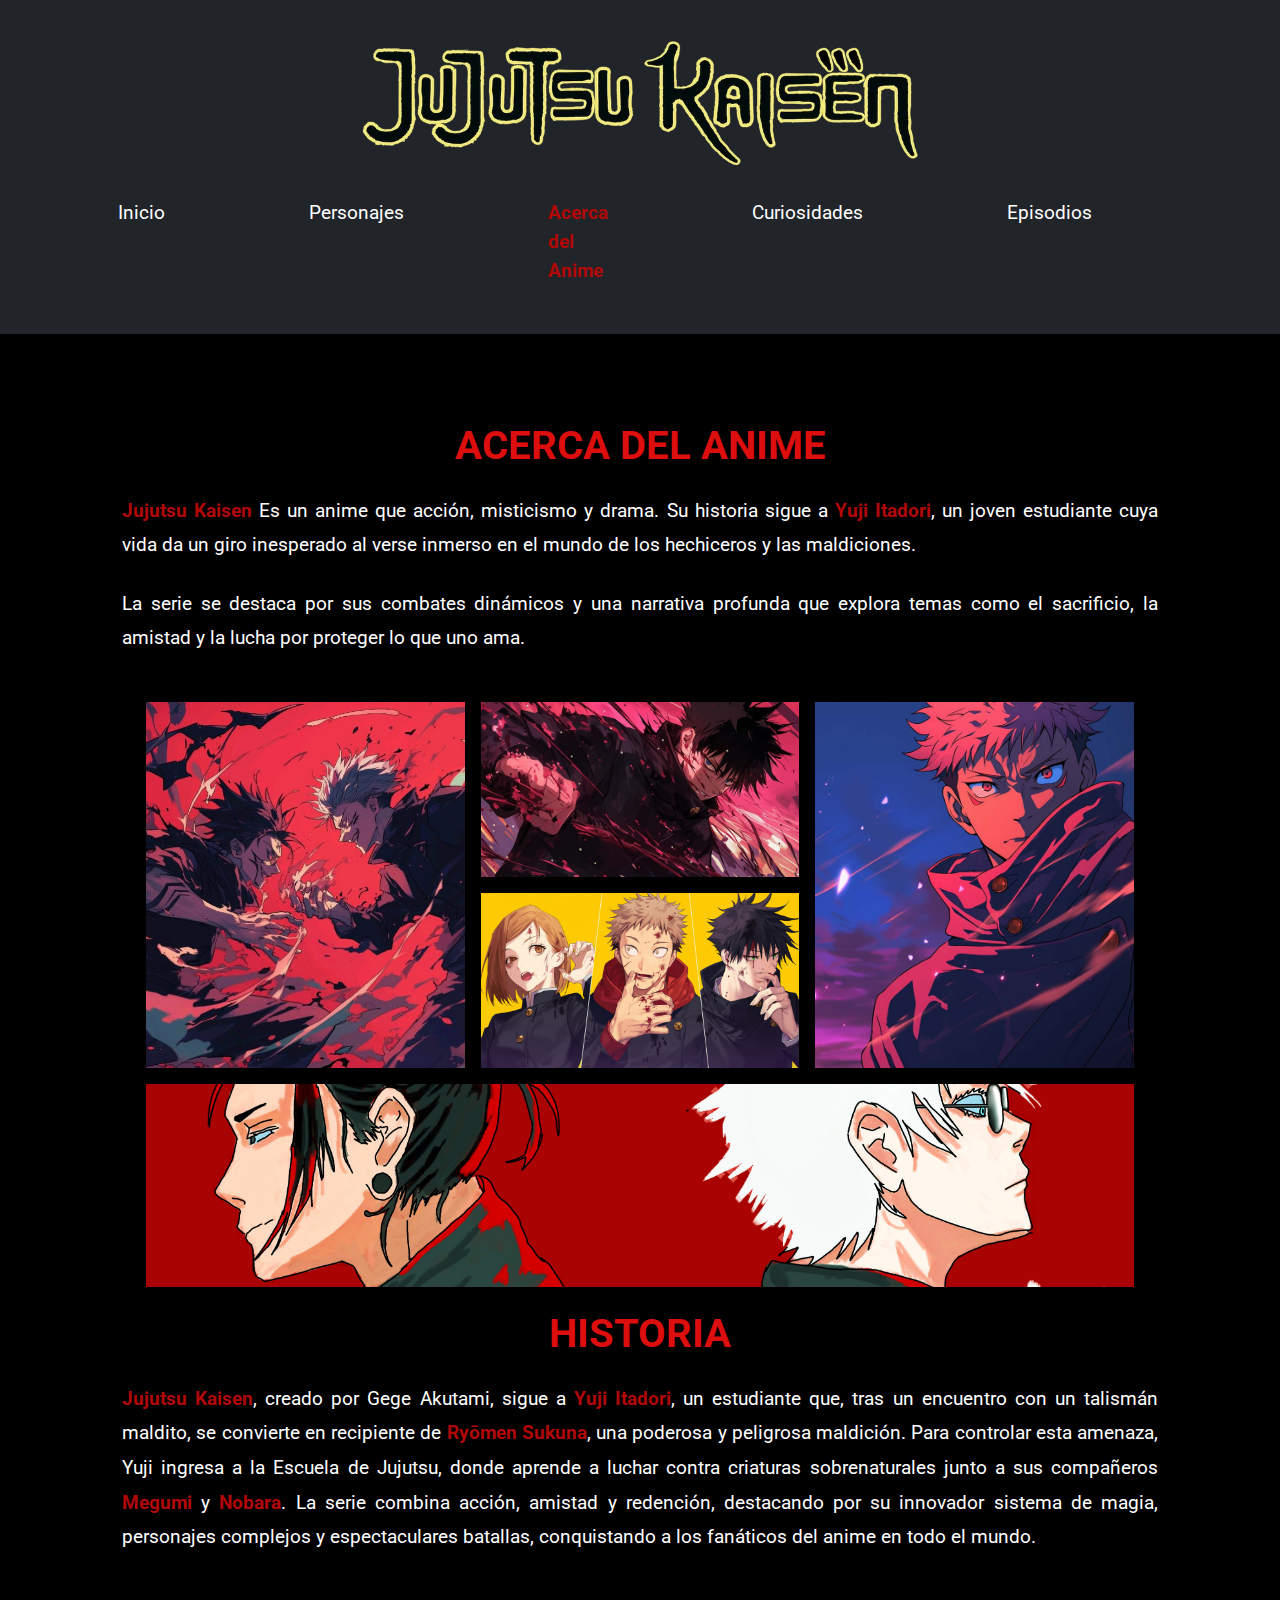
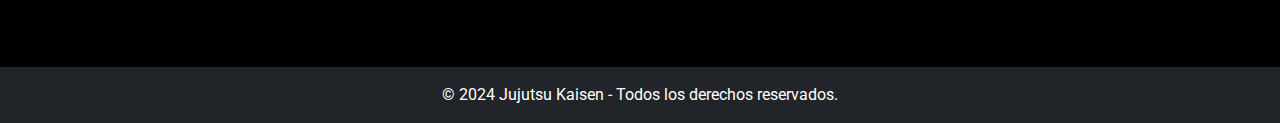
<file: pages/acerca-del-anime.html>
<!DOCTYPE html>
<html lang="es">
<head>
    <meta charset="UTF-8">
    <meta name="viewport" content="width=device-width, initial-scale=1.0">
    <meta name="description" content="Acerca del anime Jujutsu Kaisen">
    <title>Acerca del Anime - Jujutsu Kaisen</title>
    <link href="https://cdn.jsdelivr.net/npm/bootstrap@5.3.3/dist/css/bootstrap.min.css" rel="stylesheet" integrity="sha384-QWTKZyjpPEjISv5WaRU9OFeRpok6YctnYmDr5pNlyT2bRjXh0JMhjY6hW+ALEwIH" crossorigin="anonymous">
    <link rel="stylesheet" href="../css/estilos.css">
    <link href="https://fonts.googleapis.com/css2?family=Roboto:wght@400;700&display=swap" rel="stylesheet">

</head>
<body>
    <header class="bg-dark text-white py-3">
        <div class="container">
            <h1>
                <img class="text-center1" src="../img/logo.webp" alt="logo">
            </h1>
            <nav class="navbar navbar-expand-lg navbar-dark">
                <div class="container-fluid">
                    <button class="navbar-toggler" type="button" data-bs-toggle="collapse" data-bs-target="#navbarNav" aria-controls="navbarNav" aria-expanded="false" aria-label="Toggle navigation">
                        <span class="navbar-toggler-icon"></span>
                    </button>
                    <div class="collapse navbar-collapse" id="navbarNav">
                        <ul class="navbar-nav ms-auto">
                            <li class="nav-item"><a class="nav-link" href="../index.html">Inicio</a></li>
                            <li class="nav-item"><a class="nav-link" href="personajes.html">Personajes</a></li>
                            <li class="nav-item"><a class="nav-link active" href="acerca-del-anime.html">Acerca del Anime</a></li>
                            <li class="nav-item"><a class="nav-link" href="curiosidades.html">Curiosidades</a></li>
                            <li class="nav-item"><a class="nav-link" href="episodios.html">Episodios</a></li>
                        </ul>
                    </div>
                </div>
            </nav>
        </div>
    </header>

    <main class="container my-5">
        
        <section class="texto-acerca mt-5 ">
            <h2 class="text-center">Acerca del Anime</h2>
            <div class="texto-contenido">
                <p>
                    <strong>Jujutsu Kaisen</strong> Es un anime que  acción, misticismo y drama. Su historia sigue a <strong>Yuji Itadori</strong>, un joven estudiante cuya vida da un giro inesperado al verse inmerso en el mundo de los hechiceros y las maldiciones.
                </p>
                <p>
                    La serie se destaca por sus combates dinámicos y una narrativa profunda que explora temas como el sacrificio, la amistad y la lucha por proteger lo que uno ama.
                </p>

                <main class="grid-2">
                    <div class="img-uno">
                        <img src="../img/acerca-imgs/grid1.jpg" alt="Imagen 1">
                    </div>
                    <div class="img-dos">
                        <img src="../img/acerca-imgs/grid2.jpg" alt="Imagen 2">
                    </div>
                    <div class="img-tres">
                        <img src="../img/acerca-imgs/grid4.jpg" alt="Imagen 3">
                    </div>
                    <div class="img-cuatro">
                        <img src="../img/acerca-imgs/grid3.jpg" alt="Imagen 4">
                    </div>
                    <div class="img-cinco">
                        <img src="../img/acerca-imgs/grid5.jpg" alt="Imagen 5">
                    </div>
                </main>
            
                <h2 class="text-center">Historia</h2>

                <p>
                    <strong>Jujutsu Kaisen</strong>, creado por Gege Akutami, sigue a <strong>Yuji Itadori</strong>, un estudiante que, tras un encuentro con un talismán maldito, se convierte en recipiente de <strong>Ryōmen Sukuna</strong>, una poderosa y peligrosa maldición. Para controlar esta amenaza, Yuji ingresa a la Escuela de Jujutsu, donde aprende a luchar contra criaturas sobrenaturales junto a sus compañeros <strong>Megumi</strong> y <strong>Nobara</strong>. La serie combina acción, amistad y redención, destacando por su innovador sistema de magia, personajes complejos y espectaculares batallas, conquistando a los fanáticos del anime en todo el mundo.
                </p>

            </div>
        </section>
    </main>
    
    

    <footer class="bg-dark text-white text-center py-3">
        <p>&copy; 2024 Jujutsu Kaisen - Todos los derechos reservados.</p>
    </footer>

    <script src="https://cdn.jsdelivr.net/npm/bootstrap@5.3.3/dist/js/bootstrap.bundle.min.js" integrity="sha384-YvpcrYf0tY3lHB60NNkmXc5s9fDVZLESaAA55NDzOxhy9GkcIdslK1eN7N6jIeHz" crossorigin="anonymous"></script>
</body>
</html>
</file>
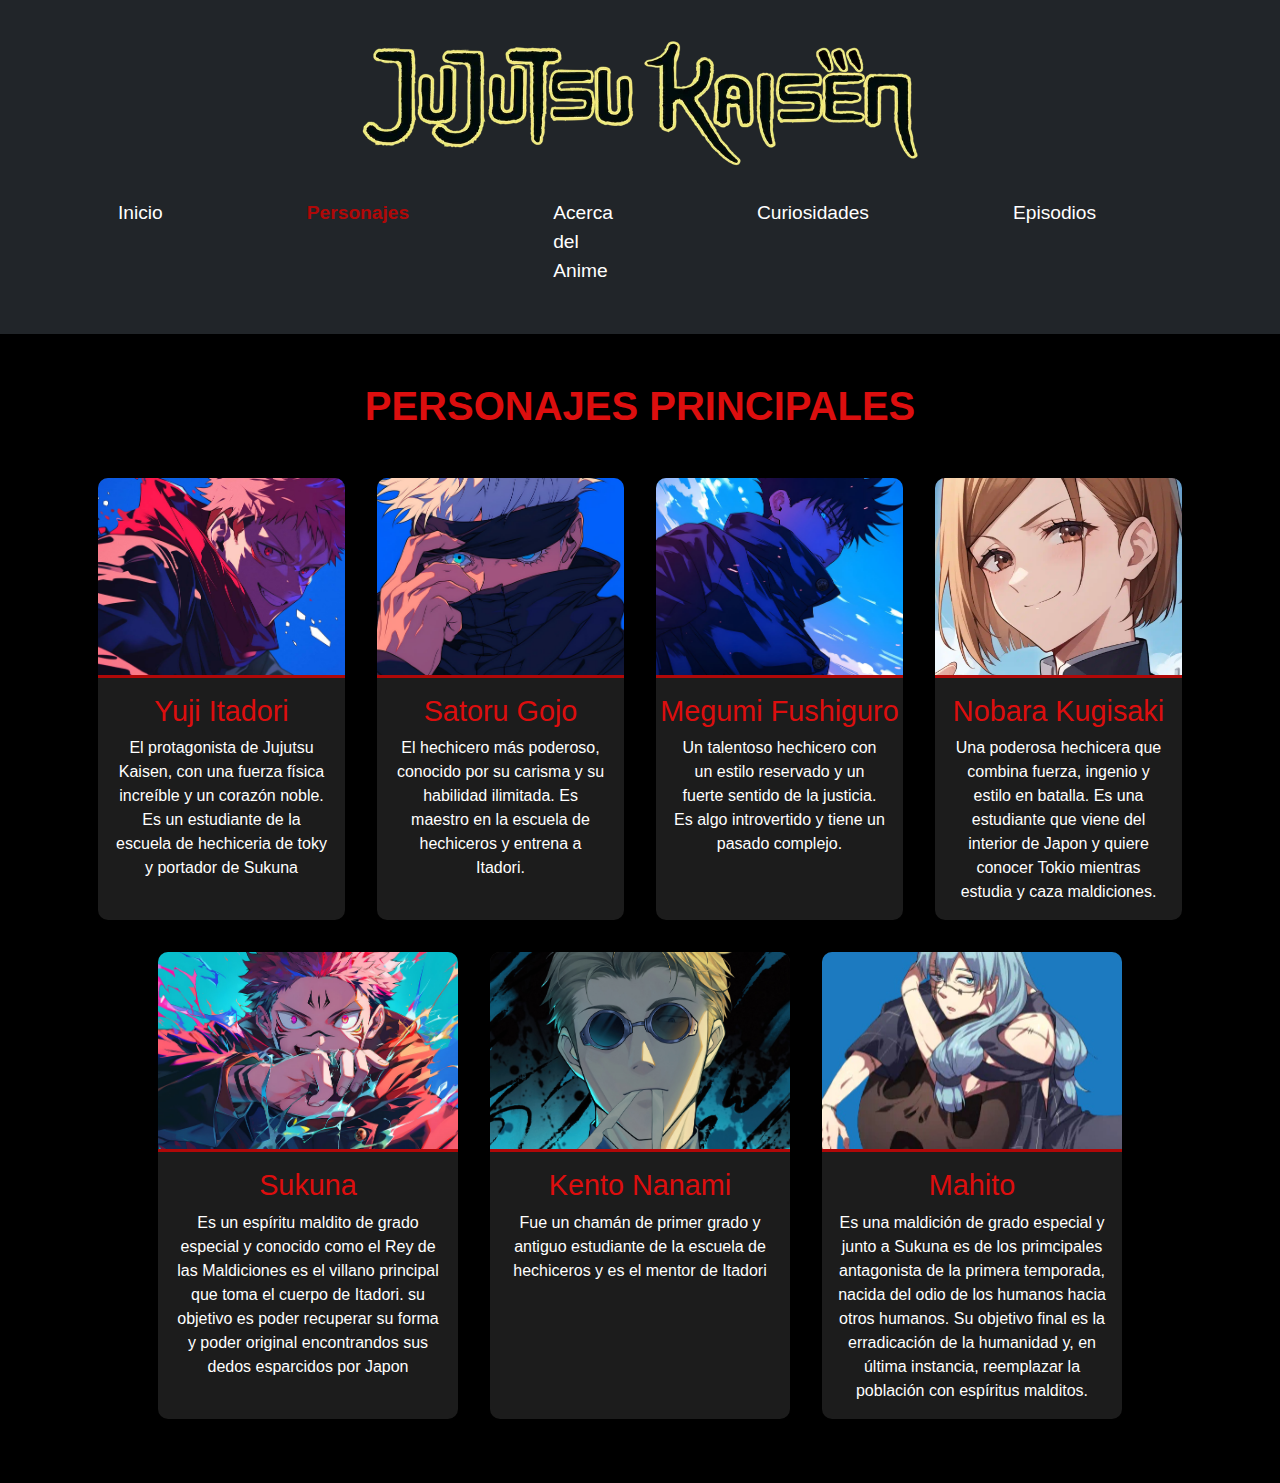
<file: pages/personajes.html>
<!DOCTYPE html>
<html lang="es">
<head>
    <meta charset="UTF-8">
    <meta name="viewport" content="width=device-width, initial-scale=1.0">
    <meta name="description" content="Página de personajes de Jujutsu Kaisen">
    <title>Jujutsu Kaisen - Personajes</title>
    <link href="https://cdn.jsdelivr.net/npm/bootstrap@5.3.3/dist/css/bootstrap.min.css" rel="stylesheet" integrity="sha384-QWTKZyjpPEjISv5WaRU9OFeRpok6YctnYmDr5pNlyT2bRjXh0JMhjY6hW+ALEwIH" crossorigin="anonymous">
    <link rel="stylesheet" href="../css/estilos.css">
</head>
<body>
    <header class="bg-dark py-3">
        <div class="container">
            <h1>
                <img class="text-center1" src="../img/logo.webp" alt="logo">
            </h1>
            <nav class="navbar navbar-expand-lg navbar-dark">
                <div class="container-fluid">
                    <button class="navbar-toggler" type="button" data-bs-toggle="collapse" data-bs-target="#navbarNav" aria-controls="navbarNav" aria-expanded="false" aria-label="Toggle navigation">
                        <span class="navbar-toggler-icon"></span>
                    </button>
                    <div class="collapse navbar-collapse" id="navbarNav">
                        <ul class="navbar-nav ms-auto">
                            <li class="nav-item"><a class="nav-link" href="../index.html">Inicio</a></li>
                            <li class="nav-item"><a class="nav-link active" href="personajes.html">Personajes</a></li>
                            <li class="nav-item"><a class="nav-link" href="acerca-del-anime.html">Acerca del Anime</a></li>
                            <li class="nav-item"><a class="nav-link" href="curiosidades.html">Curiosidades</a></li>
                            <li class="nav-item"><a class="nav-link" href="episodios.html">Episodios</a></li>
                        </ul>
                    </div>
                </div>
            </nav>
        </div>
    </header>

    <!-- Sección de Personajes -->
    <main class="container my-5">
        <h2 class="text-center mb-4">Personajes Principales</h2>
        <div class="personajes-container">
            <a href="https://jujutsu-kaisen.fandom.com/wiki/Yuji_Itadori" class="personaje-card">
                <img src="../img/personajes/Itadori.jpg" alt="Yuji Itadori">
                <h3>Yuji Itadori</h3>
                <p>El protagonista de Jujutsu Kaisen, con una fuerza física increíble y un corazón noble. Es un estudiante de la escuela de hechiceria de toky y portador de Sukuna</p>
            </a>
            <a href="https://jujutsu-kaisen.fandom.com/wiki/Satoru_Gojo" class="personaje-card">
                <img src="../img/personajes/Gojo.jpg" alt="Satoru Gojo">
                <h3>Satoru Gojo</h3>
                <p>El hechicero más poderoso, conocido por su carisma y su habilidad ilimitada. Es maestro en la escuela de hechiceros y entrena a Itadori.</p>
            </a>
            <a href="https://jujutsu-kaisen.fandom.com/wiki/Megumi_Fushiguro?so=search" class="personaje-card">
                <img src="../img/personajes/Fushiguro.jpg" alt="Megumi Fushiguro">
                <h3>Megumi Fushiguro</h3>
                <p>Un talentoso hechicero con un estilo reservado y un fuerte sentido de la justicia. Es algo introvertido y tiene un pasado complejo.</p>
            </a>
            <a href="https://jujutsu-kaisen.fandom.com/wiki/Nobara_Kugisaki?so=search" class="personaje-card">
                <img src="../img/personajes/Nobara.webp" alt="Nobara Kugisaki">
                <h3>Nobara Kugisaki</h3>
                <p>Una poderosa hechicera que combina fuerza, ingenio y estilo en batalla. Es una estudiante que viene del interior de Japon y quiere conocer Tokio mientras estudia y caza maldiciones.</p>
            </a>
            <a href="https://jujutsu-kaisen.fandom.com/wiki/Sukuna?so=search" class="personaje-card">
                <img src="../img/personajes/Sukuna.jpg" alt="Sukuna">
                <h3>Sukuna</h3>
                <p> Es un espíritu maldito de grado especial y conocido como el Rey de las Maldiciones es el villano principal que toma el cuerpo de Itadori. su objetivo es poder recuperar su forma y poder original encontrandos sus dedos esparcidos por Japon</p>
            </a>
            <a href="https://jujutsu-kaisen.fandom.com/wiki/Kento_Nanami?so=search" class="personaje-card">
                <img src="../img/personajes/Nanami.jpg" alt="Nanami">
                <h3>Kento Nanami</h3>
                <p>Fue un chamán de primer grado y antiguo estudiante de la escuela de hechiceros y es el mentor de Itadori</p>
            </a>
            <a href="https://jujutsu-kaisen.fandom.com/wiki/Mahito?so=search" class="personaje-card">
                <img src="../img/personajes/Mahito.png" alt="Mahito">
                <h3>Mahito</h3>
                <p>Es una maldición de grado especial y junto a Sukuna es de los primcipales antagonista de la primera temporada, nacida del odio de los humanos hacia otros humanos. Su objetivo final es la erradicación de la humanidad y, en última instancia, reemplazar la población con espíritus malditos.</p>
            </a>
        </div>
    </main>

    <script src="https://cdn.jsdelivr.net/npm/bootstrap@5.3.3/dist/js/bootstrap.bundle.min.js" integrity="sha384-wkrJHL2AhH/38jOu3zVO18AqVclTPwhROUuVNeH5wBeaWYug9QQMGxDEj+8IT1Di" crossorigin="anonymous"></script>
</body>
</html>
</file>
<file: css/estilos.css>
/* Index */

body {
    font-family: 'Roboto', sans-serif; 
    color: #333;
    margin: 0;
    padding: 0;
    background-color: #000000;
    
}


h1, h2, h3, h4, p{
    margin: 0;
    padding: 0;
    color: #fff;
}


header {
    background-color: #292121;
    color: #ffffff;
    padding: 1rem 0;
}

header h1 {
    font-size: 2.5rem;
    text-align: center;
    font-weight: bold;
    letter-spacing: 1px;
}

.text-center1{
width: 50%;
    
}

.navbar {
    background-color: transparent;
    border: none;
}

.navbar-nav .nav-link {
    font-size: 1.2rem;
    color: #ffffff;
    margin: 1rem 1rem 1rem;
    margin-right: 7rem;
    transition: color 0.4s ease-in-out;

}

.navbar-nav .nav-link:hover, 
.navbar-nav .nav-link.active {
        color: #b00808 !important;
        font-weight: bolder;
}

/* Carrusel */
.banner-carousel .carousel-item img {
    object-fit: cover;
    width: 100%;
    height: 60vh;
    background-color: #212529;
    box-shadow: 0 4px 10px rgba(15, 14, 14, 0.5);
}

.carousel-slide{
    background-color: #ffffff;
    width: 10px;
    height: 10px;
    border-radius: 50%;
}

.carousel-control-prev-icon,
.carousel-control-next-icon {
    background-color: black;
    border-radius: 50%;
    width: 40px;
    height: 40px;
    outline: 2px solid #ffffff;
    outline-offset: 2px;
}

/* Sección de Grilla */

.anime-grid {
    display: flex; 
    flex-wrap: wrap; 
    justify-content: center; 
    gap: 2.5rem; 
    margin-top: 3rem;
    box-sizing: border-box;
}

.anime-grid .grid-card {
    background: #ffffff;
    padding: 1.5rem;
    border-radius: 10px;
    box-shadow: 0 4px 8px rgba(0, 0, 0, 0.1);
    transition: transform 0.4s ease, box-shadow 0.4s ease;
    flex: 1 1 calc(30% - 2rem); 
    max-width: 300px; 
    text-align: center;
    box-sizing: border-box;
}

.anime-grid .grid-card:hover {
    transform: translateY(-10px) scale(1.05);
    box-shadow: 0 8px 20px rgba(0, 0, 0, 0.2);
    background: linear-gradient(135deg, #2b0808, #830505);
    box-sizing: border-box;
}

.anime-grid .grid-card h3 {
    font-size: 1.8rem;
    color: #dc0e0e;
    margin-bottom: 1rem;
    box-sizing: border-box;
}

.anime-grid .grid-card p {
    font-size: 1rem;
    color: #ffffff;
    max-height: 4rem;
    box-sizing: border-box;
}


a {
    color: inherit;
    text-decoration: none;
}

main div img{
    width: 100%;
    height: 100%;
    object-fit: cover;
}

main .img-dos, .img-cinco{
    display: none;
}

footer{
    color: white;
    text-align: center;
    margin-top: 2rem;
}

  
/* Acerca del anime*/

*{
    margin: 0;
    padding: 0;
    box-sizing: border-box;

}


.grid-2{
    height: 70vh;
    display: grid;
    grid-template-columns:1fr;
    grid-template-rows: repeat(3, 30%);
    padding: 1.5rem;
    row-gap: 1rem;
    align-content: center;
}


.texto-acerca {
    color: #ffffff;
    padding: 2.5rem;
    border-radius: 10px;
    box-shadow: 0px 4px 15px rgba(0, 0, 0, 0.5);
    line-height: 1.8;
    margin-top: 3rem;
}

h2 {
    font-size: 2.5rem;
    color: #dc0e0e;
    margin-bottom: 1.5rem;
    font-weight: bold;
    text-transform: uppercase;
    text-align: center;
}

.texto-acerca .texto-contenido p {
    font-size: 1.2rem;
    margin-bottom: 1.5rem;
    text-align: justify;
}

.texto-acerca .texto-contenido p strong {
    color: #b00808;
    font-weight: bold;
}

/* Personajes */

.personajes-container {
    display: flex;
    flex-wrap: wrap;
    justify-content: center;
    gap: 2rem;
    margin: 2rem auto;
    padding: 1rem;
    max-width: 1200px;
}

.personaje-card {
    background-color: #1c1c1c;
    color: #ffffff;
    border-radius: 10px;
    overflow: hidden;
    box-shadow: 0 4px 10px rgba(0, 0, 0, 0.3);
    transition: transform 0.3s ease, box-shadow 0.3s ease;
    flex: 1 1 calc(25% - 2rem); 
    max-width: 300px; 
    text-align: center;
}

.personaje-card:hover {
    transform: translateY(-10px) scale(1.05);
    box-shadow: 0 8px 20px rgba(0, 0, 0, 0.2);
    background: linear-gradient(135deg, #2b0808, #830505);
    box-sizing: border-box;
}

.personaje-card img {
    width: 100%;
    height: 200px;
    object-fit: cover;
    border-bottom: 3px solid #b00808;
}

.personaje-card h3 {
    font-size: 1.8rem;
    margin: 1rem 0 0.5rem;
    color: #dc0e0e;
}

.personaje-card p {
    font-size: 1rem;
    padding: 0 1rem 1rem;
}

/* Responsividad */

/* Index */
@media (max-width: 768px) {
    .anime-grid .grid-card, 
    .personaje-card{
        flex: 1 1 calc(45% - 1rem); 
    }
}

@media (max-width: 576px) {
    .anime-grid .grid-card,
    .personaje-card {
        flex: 1 1 100%; 
        margin: 0.5rem 0;
    }
}

/* Acerca del anime */
@media screen and (min-width: 1024px) {
    .grid-2 {
        grid-template-columns: repeat(3, 1fr);
        grid-template-rows: auto auto;
        gap: 1rem;
    }
}


/* Estilos de tablet */

@media screen and (max-width:600px){
    header{
        justify-content: space-between;
        padding-right: 40px;
    }

    main{
        grid-template-columns: repeat(2,1fr);
        grid-template-rows: repeat(2, 40%);
        column-gap: 0.5rem;
    }

    main .img-cuatro{
        grid-column: span 1;
        
    }
}

/* Estilos desktop */

@media screen and (min-width:1024px){
    .grid-2 .img-dos, .img-cinco{
        display: block;
    }
    .grid-2{
    grid-template-columns:repeat(3, 1fr) ;
    grid-template-rows:30% 30% 35% ;
    column-gap: 1rem;
    }

    .grid-2 .img-uno, main .img-tres{
        grid-row: span 2 ;
    }

    .grid-2 .img-dos, main .img-cuatro{
        grid-column: span 1 ;
    }

    .grid-2 .img-cinco{
        grid-column: span 3;
    }
}

/* Personajes */

@media (max-width: 768px) {
    .personaje-card {
        flex: 1 1 calc(45% - 1rem); 
    }
}

@media (max-width: 900px) {
    .personaje-card {
        flex: 1 1 calc(45% - 1rem); 
    }
}


@media (max-width: 576px) {
    .personaje-card {
        flex: 1 1 100%; 
    }
}
</file>
